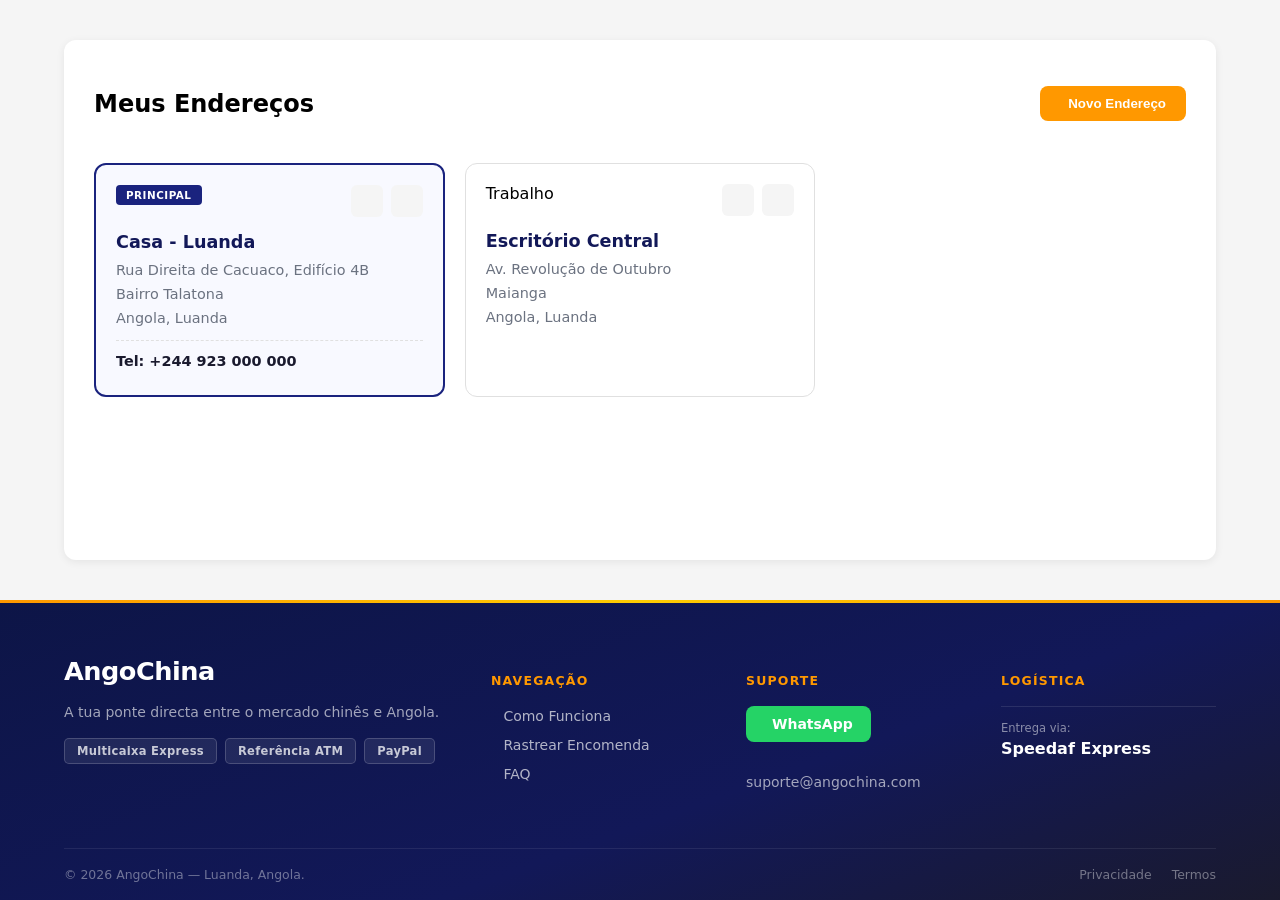
<file: src/Frontend/Pages/enderecos.html>
<!doctype html>
<html lang="en">
  <head>
    <meta charset="UTF-8" />
    <meta name="viewport" content="width=device-width, initial-scale=1.0" />
    <title>Document</title>
    <link rel="stylesheet" href="../assets/css/enderecos.css" />
    <link rel="stylesheet" href="../assets/css/footer.css" />
  </head>
  <body>
    <div class="content-card">
      <div class="header-with-action">
        <h2>Meus Endereços</h2>
        <button class="btn-add-address">
          <i class="bi bi-plus-lg"></i> Novo Endereço
        </button>
      </div>

      <div class="address-grid">
        <div class="address-card active">
          <div class="address-header">
            <span class="tag-default">Principal</span>
            <div class="address-actions">
              <button title="Editar"><i class="bi bi-pencil"></i></button>
              <button title="Eliminar"><i class="bi bi-trash"></i></button>
            </div>
          </div>
          <div class="address-body">
            <strong>Casa - Luanda</strong>
            <p>Rua Direita de Cacuaco, Edifício 4B</p>
            <p>Bairro Talatona</p>
            <p>Angola, Luanda</p>
            <p class="phone-info">Tel: +244 923 000 000</p>
          </div>
        </div>

        <div class="address-card">
          <div class="address-header">
            <span>Trabalho</span>
            <div class="address-actions">
              <button title="Editar"><i class="bi bi-pencil"></i></button>
              <button title="Eliminar"><i class="bi bi-trash"></i></button>
            </div>
          </div>
          <div class="address-body">
            <strong>Escritório Central</strong>
            <p>Av. Revolução de Outubro</p>
            <p>Maianga</p>
            <p>Angola, Luanda</p>
          </div>
        </div>
      </div>
    </div>

    <footer class="main-footer">
      <div class="footer-container">
        <div class="footer-col">
          <a href="index.html" class="logo">AngoChina</a>
          <p>A tua ponte directa entre o mercado chinês e Angola.</p>
          <div class="payment-methods">
            <span class="method-tag">Multicaixa Express</span>
            <span class="method-tag">Referência ATM</span>
            <span class="method-tag">PayPal</span>
          </div>
        </div>
        <div class="footer-col">
          <h4>Navegação</h4>
          <ul>
            <li><a href="#">Como Funciona</a></li>
            <li><a href="#">Rastrear Encomenda</a></li>
            <li><a href="#">FAQ</a></li>
          </ul>
        </div>
        <div class="footer-col">
          <h4>Suporte</h4>
          <a
            href="https://wa.me/244900000000"
            class="whatsapp-link"
            target="_blank"
            rel="noopener"
          >
            <i class="bi bi-whatsapp"></i> WhatsApp
          </a>
          <p>suporte@angochina.com</p>
        </div>
        <div class="footer-col">
          <h4>Logística</h4>
          <div class="logistics-partner">
            <small>Entrega via:</small>
            <strong>Speedaf Express</strong>
          </div>
        </div>
      </div>
      <div class="footer-bottom">
        <p>&copy; 2026 AngoChina — Luanda, Angola.</p>
        <div class="footer-bottom-links">
          <a href="#">Privacidade</a>
          <a href="#">Termos</a>
        </div>
      </div>
    </footer>
  </body>
</html>
</file>
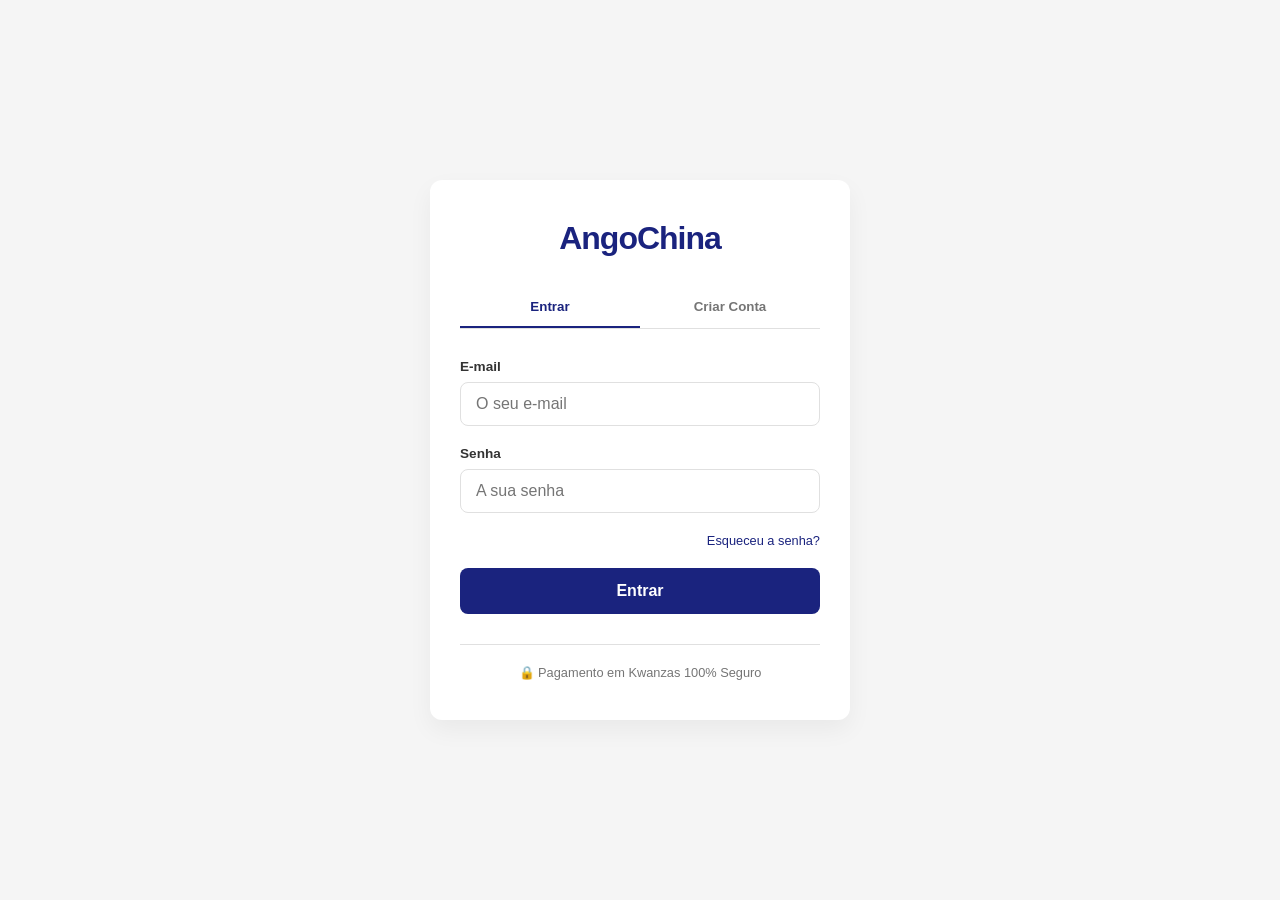
<file: src/Frontend/Pages/login.html>
<!doctype html>
<html lang="pt-AO">
  <head>
    <meta charset="UTF-8" />
    <meta name="viewport" content="width=device-width, initial-scale=1.0" />
    <title>Entrar ou Criar Conta | AngoChina</title>
    <link rel="stylesheet" href="../assets/css/login.css" />
  </head>
  <body>
    <div class="auth-container">
      <div class="auth-header">
        <a href="index.html" class="logo">AngoChina</a>
      </div>

      <div class="tabs">
        <button class="tab-button active" onclick="switchTab(event, 'login')">
          Entrar
        </button>
        <button class="tab-button" onclick="switchTab(event, 'cadastro')">
          Criar Conta
        </button>
      </div>

      <div id="login" class="tab-content active">
        <form action="/login" method="POST">
          <div class="form-group">
            <label for="login-email">E-mail</label>
            <input
              type="email"
              id="login-email"
              name="email"
              placeholder="O seu e-mail"
              required
            />
          </div>

          <div class="form-group">
            <label for="login-password">Senha</label>
            <input
              type="password"
              id="login-password"
              name="password"
              placeholder="A sua senha"
              required
            />
          </div>

          <a href="#" class="forgot-password">Esqueceu a senha?</a>
          <button type="submit" class="btn-submit">Entrar</button>
        </form>
      </div>

      <div id="cadastro" class="tab-content">
        <form action="/register" method="POST">
          <div class="form-group">
            <label for="cadastro-name">Nome Completo</label>
            <input
              type="text"
              id="cadastro-name"
              name="name"
              placeholder="Como no seu BI"
              required
            />
          </div>

          <div class="form-group">
            <label for="cadastro-email">E-mail</label>
            <input
              type="email"
              id="cadastro-email"
              name="email"
              placeholder="O seu e-mail"
              required
            />
          </div>

          <div class="form-group">
            <label for="cadastro-password">Senha</label>
            <input
              type="password"
              id="cadastro-password"
              name="password"
              placeholder="Mínimo 8 caracteres"
              required
              minlength="8"
            />
          </div>
          <small class="helper-text"
            >Dados necessários para a fatura de importação.</small
          >

          <button type="submit" class="btn-submit">Criar Minha Conta</button>
        </form>
      </div>

      <div class="auth-footer">
        <div class="security-note">
          <span>🔒 Pagamento em Kwanzas 100% Seguro</span>
        </div>
      </div>
    </div>

    <script>
      function switchTab(event, tabId) {
        const contents = document.querySelectorAll(".tab-content");
        const buttons = document.querySelectorAll(".tab-button");

        contents.forEach((c) => c.classList.remove("active"));
        buttons.forEach((b) => b.classList.remove("active"));

        document.getElementById(tabId).classList.add("active");
        event.currentTarget.classList.add("active");
      }
    </script>
  </body>
</html>
</file>
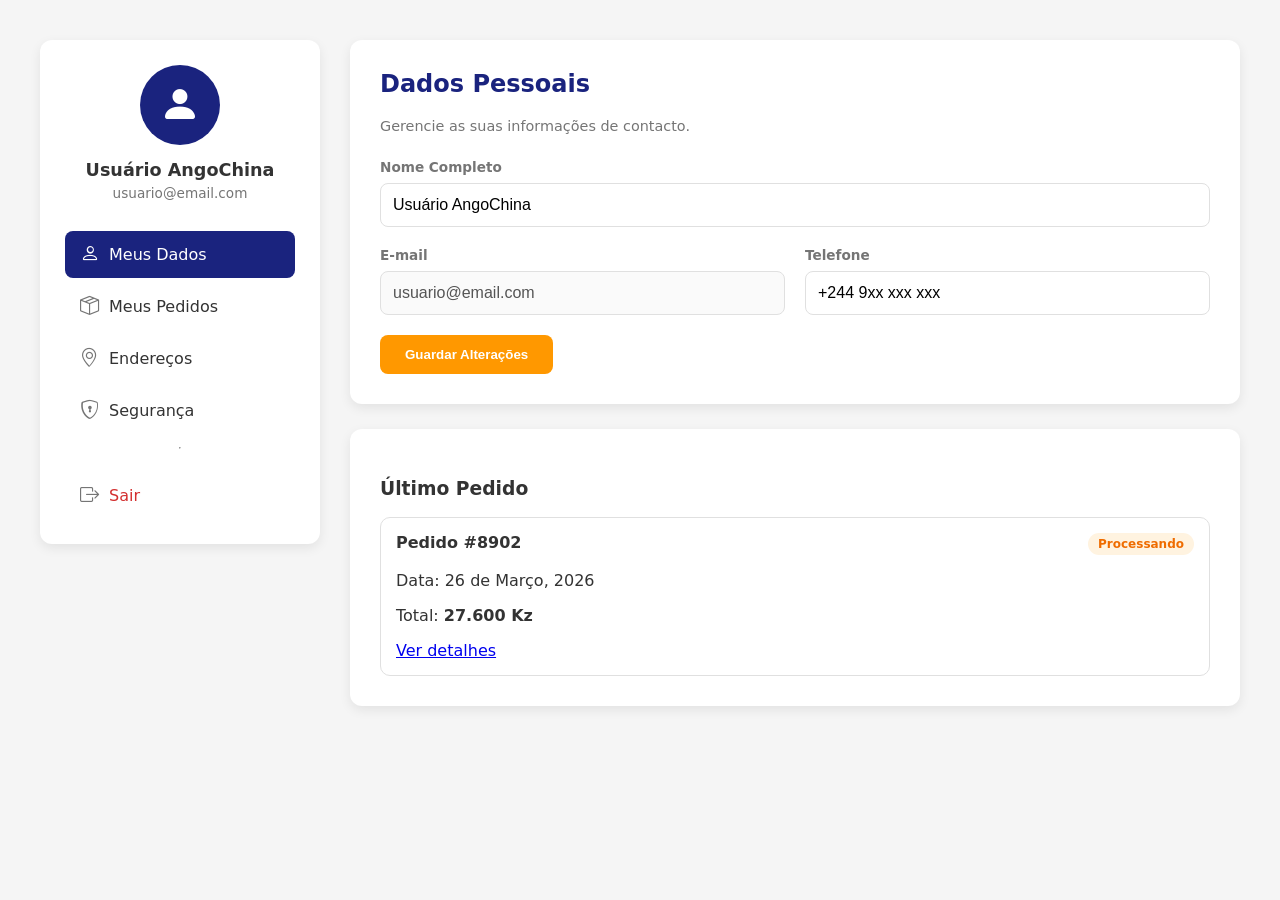
<file: src/Frontend/Pages/perfil.html>
<!doctype html>
<html lang="pt-AO">
  <head>
    <meta charset="UTF-8" />
    <meta name="viewport" content="width=device-width, initial-scale=1.0" />
    <title>Meu Perfil | AngoChina</title>
    <link
      href="https://cdn.jsdelivr.net/npm/bootstrap-icons@1.11.0/font/bootstrap-icons.css"
      rel="stylesheet"
    />
    <link rel="stylesheet" href="../assets/css/perfil.css" />
  </head>
  <body>
    <main class="profile-layout">
      <aside class="profile-sidebar">
        <div class="user-brief">
          <div class="avatar">
            <i class="bi bi-person-fill"></i>
          </div>
          <div class="user-info">
            <h3 id="userName">Usuário AngoChina</h3>
            <p id="userEmail">usuario@email.com</p>
          </div>
        </div>

        <nav class="profile-nav">
          <a href="#" class="nav-item active"
            ><i class="bi bi-person"></i> Meus Dados</a
          >
          <a href="./pedidos.html" class="nav-item"
            ><i class="bi bi-box-seam"></i> Meus Pedidos</a
          >
          <a href="./enderecos.html" class="nav-item"
            ><i class="bi bi-geo-alt"></i> Endereços</a
          >
          <a href="#" class="nav-item"
            ><i class="bi bi-shield-lock"></i> Segurança</a
          >
          <hr />
          <a href="index.html" class="nav-item logout"
            ><i class="bi bi-box-arrow-right"></i> Sair</a
          >
        </nav>
      </aside>

      <section class="profile-content">
        <div class="content-card">
          <h2>Dados Pessoais</h2>
          <p class="section-desc">Gerencie as suas informações de contacto.</p>

          <form class="profile-form">
            <div class="form-group">
              <label>Nome Completo</label>
              <input type="text" value="Usuário AngoChina" />
            </div>

            <div class="form-row">
              <div class="form-group">
                <label>E-mail</label>
                <input type="email" value="usuario@email.com" disabled />
              </div>
              <div class="form-group">
                <label>Telefone</label>
                <input type="tel" value="+244 9xx xxx xxx" />
              </div>
            </div>

            <button type="submit" class="btn-save">Guardar Alterações</button>
          </form>
        </div>

        <div class="content-card">
          <h3>Último Pedido</h3>
          <div class="order-summary-card">
            <div class="order-header">
              <span>Pedido #8902</span>
              <span class="status-tag processando">Processando</span>
            </div>
            <div class="order-details">
              <p>Data: 26 de Março, 2026</p>
              <p>Total: <strong>27.600 Kz</strong></p>
            </div>
            <a href="#" class="view-order">Ver detalhes</a>
          </div>
        </div>
      </section>
    </main>
  </body>
</html>
</file>
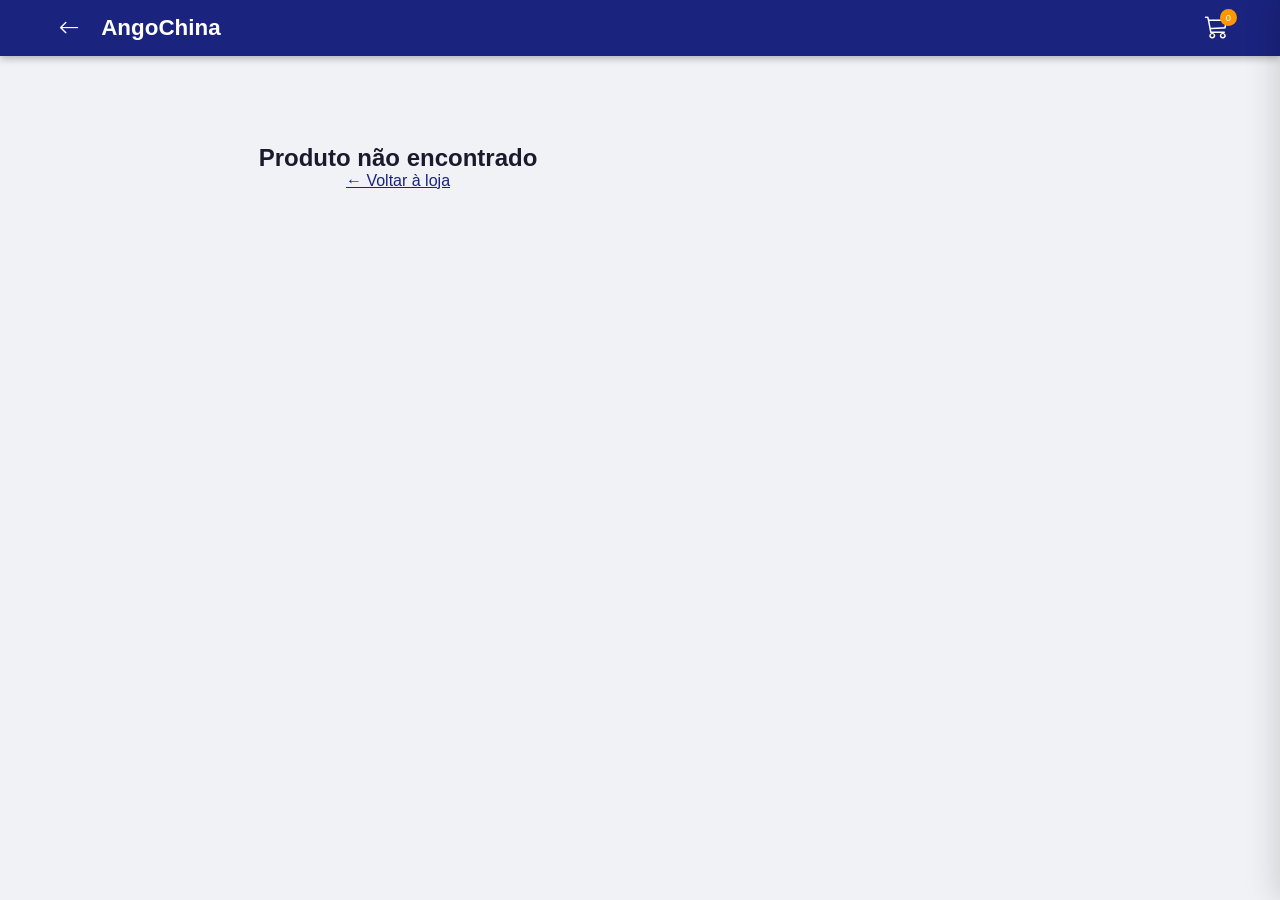
<file: src/Frontend/Pages/produto.html>
<!doctype html>
<html lang="pt-AO">
  <head>
    <meta charset="UTF-8" />
    <meta
      name="viewport"
      content="width=device-width, initial-scale=1.0, maximum-scale=1.0, user-scalable=no"
    />
    <title>AngoChina | Produto</title>
    <link
      href="https://cdn.jsdelivr.net/npm/bootstrap-icons@1.11.0/font/bootstrap-icons.css"
      rel="stylesheet"
    />
    <link rel="stylesheet" href="../assets/css/produto.css" />
    <link rel="stylesheet" href="../assets/css/carrinho.css" />
  </head>
  <body>
    <!-- HEADER -->
    <header class="main-header">
      <div class="header-container">
        <a href="index.html" class="btn-back"
          ><i class="bi bi-arrow-left"></i
        ></a>
        <span class="header-title">Detalhes do Produto</span>
        <a href="index.html" class="logo" style="display: none" id="desktopLogo"
          >AngoChina</a
        >
        <a href="#" class="cart-icon">
          <i class="bi bi-cart3"></i>
          <span class="badge" id="cartCount">0</span>
        </a>
      </div>
    </header>

    <!-- PÁGINA — o JS preenche tudo aqui dentro -->
    <div class="page">
      <!-- COLUNA ESQUERDA: Galeria -->
      <div class="gallery-col">
        <div class="gallery">
          <div class="main-photo">
            <span class="discount-badge" style="display: none"></span>
            <img id="mainImg" src="" alt="" />
          </div>
          <div class="thumbnails" id="thumbnails"></div>
        </div>
      </div>

      <!-- COLUNA DIREITA: Info -->
      <div class="info-col">
        <!-- INFO PRINCIPAL -->
        <div class="info-card">
          <span class="cat-tag"></span>
          <h1 class="product-title"></h1>

          <div class="rating-row">
            <span class="stars"></span>
            <span class="rating-num"></span>
            <span class="reviews-count"></span>
            <span class="sold-tag"></span>
          </div>

          <div class="price-section">
            <div class="price-main">
              <span class="price-kz"></span>
              <span class="price-usd"></span>
              <span class="price-original" style="display: none"></span>
            </div>
            <p class="price-note">
              <i class="bi bi-info-circle"></i> Câmbio: $1 = 920 Kz · Taxas e
              importação incluídas
            </p>
          </div>

          <!-- Botões Desktop -->
          <div class="desktop-actions">
            <button class="btn-cart" onclick="addToCart()">
              <i class="bi bi-bag-plus"></i> Carrinho
            </button>
            <button
              class="btn-buy"
              onclick="showToast('A redirecionar para pagamento...')"
            >
              <i class="bi bi-lightning-fill"></i> Comprar Agora
            </button>
          </div>
        </div>

        <!-- VARIANTES — o JS preenche conforme o produto -->
        <div class="variants-card"></div>

        <div class="shipping-card">
          <div class="shipping-row">
            <i class="bi bi-truck shipping-icon"></i>
            <div class="shipping-text">
              <strong>Entrega via Speedaf Express</strong>
              <span>15 a 30 dias úteis · Guangzhou → Luanda</span>
            </div>
          </div>
          <div class="shipping-row">
            <i class="bi bi-shield-check shipping-icon"></i>
            <div class="shipping-text">
              <strong>Compra Protegida</strong>
              <span>Reembolso garantido se o produto não chegar</span>
            </div>
          </div>
          <div class="shipping-row">
            <i class="bi bi-arrow-repeat shipping-icon"></i>
            <div class="shipping-text">
              <strong>Devolução em 7 dias</strong>
              <span>Produto com defeito? Substituímos sem custo</span>
            </div>
          </div>
        </div>

        <div class="desc-card">
          <h2 class="desc-title specs-title">Especificações</h2>
          <div class="specs-grid"></div>
          <h2 class="desc-title">Descrição</h2>
          <div class="desc-text"></div>
        </div>
      </div>
    </div>

    <div class="bottom-bar">
      <div class="bottom-bar-inner">
        <button class="btn-cart" onclick="addToCart()">
          <i class="bi bi-bag-plus"></i> Carrinho
        </button>
        <button
          class="btn-buy"
          onclick="showToast('A redirecionar para pagamento...')"
        >
          <i class="bi bi-lightning-fill"></i> Comprar Agora
        </button>
      </div>
    </div>

    <div class="toast" id="toast"></div>

    <script
      type="module"
      src="../../utils/Renderizacao/Produtos/index.js"
    ></script>
    <script
      type="module"
      src="../../utils/Renderizacao/Carrinho/carrinho.js"
    ></script>
  </body>
</html>
</file>
<file: src/Frontend/assets/css/enderecos.css>
/* ============================================================
   ESTILOS COMPLEMENTARES: PERFIL (ENDEREÇOS E PEDIDOS)
   ============================================================ */

:root {
  --primary: #1a237e;
  --primary-dark: #121858;
  --accent: #ff9800;
  --bg-gray: #f5f5f5;
  --white: #ffffff;
  --border: #e0e0e0;
  --text: #333;
  --text-light: #757575;
  --shadow-sm: 0 2px 8px rgba(0, 0, 0, 0.05);
  --shadow-md: 0 4px 12px rgba(0, 0, 0, 0.08);
}

/* ============================================================
   CORREÇÃO GLOBAL DE LAYOUT (FLEXBOX PARA STICKY FOOTER)
   ============================================================ */
html,
body {
  margin: 0;
  padding: 0;
  min-height: 100vh; /* O body ocupa pelo menos 100% da altura do ecrã */
  display: flex;
  flex-direction: column; /* Organiza os elementos verticalmente */
  background-color: var(--bg-gray, #f5f5f5);
  font-family:
    system-ui,
    -apple-system,
    sans-serif;
  overflow-x: hidden;
  width: 100%;
}

.content-card {
  flex: 1; /* Isto é a magia: ocupa todo o espaço vertical disponível */
  margin: 40px auto; /* Centraliza horizontalmente e dá margem no topo/base */
  width: 90%;
  max-width: 1200px; /* Evita que estique demasiado em ecrãs grandes */
  box-sizing: border-box;

  /* Mantendo os seus estilos actuais para o cartão em si */
  background: var(--white, #ffffff);
  border-radius: 12px;
  padding: 30px;
  box-shadow: var(--shadow-sm, 0 2px 8px rgba(0, 0, 0, 0.05));
}

/* --- CABEÇALHO E ACÇÕES COMUNS --- */
.header-with-action {
  display: flex;
  justify-content: space-between;
  align-items: center;
  margin-bottom: 25px;
  gap: 15px;
}

.count-tag {
  font-size: 0.85rem;
  color: var(--text-light);
  background: #eee;
  padding: 4px 10px;
  border-radius: 20px;
}

/* --- GESTÃO DE ENDEREÇOS --- */
.btn-add-address {
  background: var(--accent);
  color: white;
  border: none;
  padding: 10px 20px;
  border-radius: 8px;
  cursor: pointer;
  font-weight: bold;
  display: flex;
  align-items: center;
  gap: 8px;
  transition: all 0.2s ease;
  white-space: nowrap;
}

.btn-add-address:hover {
  background: #e68a00;
  box-shadow: 0 4px 12px rgba(255, 152, 0, 0.3);
  transform: translateY(-1px);
}

.address-grid {
  display: grid;
  grid-template-columns: repeat(auto-fill, minmax(300px, 1fr));
  gap: 20px;
}

.address-card {
  background: var(--white);
  border: 1px solid var(--border);
  border-radius: 12px;
  padding: 20px;
  transition: all 0.3s ease;
  position: relative;
  display: flex;
  flex-direction: column;
}

.address-card:hover {
  border-color: var(--primary);
  box-shadow: var(--shadow-md);
}

.address-card.active {
  border: 2px solid var(--primary);
  background: #f8f9ff;
}

.address-header {
  display: flex;
  justify-content: space-between;
  align-items: flex-start;
  margin-bottom: 15px;
}

.tag-default {
  background: var(--primary);
  color: white;
  font-size: 0.65rem;
  padding: 4px 10px;
  border-radius: 4px;
  text-transform: uppercase;
  letter-spacing: 0.5px;
  font-weight: bold;
}

.address-actions {
  display: flex;
  gap: 8px;
}

.address-actions button {
  background: #f5f5f5;
  border: none;
  color: var(--text-light);
  width: 32px;
  height: 32px;
  border-radius: 6px;
  cursor: pointer;
  display: flex;
  align-items: center;
  justify-content: center;
  transition: 0.2s;
}

.address-actions button:hover {
  background: var(--primary);
  color: white;
}

.address-actions button.delete:hover {
  background: #ffebee;
  color: #d32f2f;
}

.address-body strong {
  display: block;
  margin-bottom: 8px;
  font-size: 1.1rem;
  color: var(--primary-dark);
}

.address-body p {
  margin: 4px 0;
  font-size: 0.9rem;
  color: var(--text-light);
  line-height: 1.4;
}

.phone-info {
  margin-top: 12px !important;
  padding-top: 10px;
  border-top: 1px dashed var(--border);
  font-weight: 600;
  color: var(--text) !important;
}

/* --- LISTAGEM DE PEDIDOS (NOVO) --- */
.orders-list {
  display: flex;
  flex-direction: column;
  gap: 15px;
}

.order-item-card {
  display: grid;
  grid-template-columns: 100px 1fr 130px 110px 120px;
  align-items: center;
  gap: 15px;
  padding: 15px;
  border: 1px solid var(--border);
  border-radius: 10px;
  background: var(--white);
  transition: 0.2s;
}

.order-item-card:hover {
  border-color: var(--primary);
}

.order-main-info .order-id {
  font-weight: bold;
  color: var(--primary);
  display: block;
}

.order-main-info .order-date {
  font-size: 0.8rem;
  color: var(--text-light);
}

.order-products-preview {
  display: flex;
  align-items: center;
  gap: 12px;
}

.order-products-preview img {
  width: 45px;
  height: 45px;
  object-fit: cover;
  border-radius: 6px;
  border: 1px solid var(--border);
}

.order-products-preview p {
  margin: 0;
  font-size: 0.9rem;
  font-weight: 500;
}

/* Badges de Status */
.status-badge {
  padding: 6px 12px;
  border-radius: 20px;
  font-size: 0.75rem;
  font-weight: bold;
  text-align: center;
}

.status-badge.processing {
  background: #fff3e0;
  color: #ef6c00;
}
.status-badge.delivered {
  background: #e8f5e9;
  color: #2e7d32;
}

.btn-outline-sm {
  background: transparent;
  border: 1.5px solid var(--primary);
  color: var(--primary);
  padding: 8px 15px;
  border-radius: 8px;
  cursor: pointer;
  font-size: 0.8rem;
  font-weight: bold;
  transition: 0.2s;
}

.btn-outline-sm:hover {
  background: var(--primary);
  color: white;
}

/* ============================================================
   RESPONSIVIDADE (MEDIA QUERIES)
   ============================================================ */

/* TABLETS */
@media (max-width: 992px) {
  .order-products-preview {
    grid-column: span 2;
    padding: 10px 0;
    border-top: 1px solid #f0f0f0;
    border-bottom: 1px solid #f0f0f0;
  }
}

/* SMARTPHONES */
@media (max-width: 600px) {
  .header-with-action {
    flex-direction: column;
    align-items: flex-start;
  }

  .btn-add-address {
    width: 100%;
    justify-content: center;
  }

  .order-item-card {
    grid-template-columns: 1fr;
    text-align: center;
  }

  .order-products-preview {
    flex-direction: column;
    grid-column: span 1;
  }

  .address-grid {
    grid-template-columns: 1fr;
  }
}
</file>
<file: src/Frontend/assets/css/footer.css>
/* ============================================================
   AngoChina — footer.css  (Versão melhorada)
   ============================================================ */
:root {
  --primary: #1a237e;
  --primary-dark: #121858;
  --accent: #ff9800;
  --accent-dark: #e65100;
  --bg: #f0f2f5;
  --white: #ffffff;
  --border: #e0e0e0;
  --text: #1a1a2e;
  --text-light: #6b7280;
  --shadow-sm: 0 2px 8px rgba(0, 0, 0, 0.07);
  --shadow: 0 4px 20px rgba(0, 0, 0, 0.11);
  --radius: 14px;
}

.main-footer {
  background: linear-gradient(
    160deg,
    #0d1547 0%,
    var(--primary-dark) 60%,
    #1a1a2e 100%
  );
  color: rgba(255, 255, 255, 0.82);
  padding: 56px 5% 0;
  margin-top: auto;
  width: 100%;
  position: relative;
  overflow: hidden;
  box-sizing: border-box;
}

/* Detalhe decorativo subtil */
.main-footer::before {
  content: "";
  position: absolute;
  top: 0;
  left: 0;
  right: 0;
  height: 3px;
  background: linear-gradient(90deg, var(--accent), #ffcc02, var(--accent));
}

/* ---- Grid de colunas ---- */
.footer-container {
  display: grid;
  grid-template-columns: 1.8fr 1fr 1fr 1fr;
  gap: 40px;
  max-width: 1400px;
  margin: 0 auto;
  padding-bottom: 40px;
}

/* ---- Coluna genérica ---- */
.footer-col h4 {
  font-size: 0.78rem;
  font-weight: 700;
  text-transform: uppercase;
  letter-spacing: 1.2px;
  color: var(--accent);
  margin-bottom: 18px;
}

.footer-col p {
  font-size: 0.875rem;
  line-height: 1.75;
  opacity: 0.75;
  margin-bottom: 14px;
}

/* ---- Coluna da Marca ---- */
.footer-col .logo {
  font-size: 1.6rem;
  font-weight: 900;
  color: var(--white);
  text-decoration: none;
  display: block;
  margin-bottom: 14px;
  letter-spacing: -0.5px;
}

/* ---- Listas de links ---- */
.footer-col ul {
  list-style: none;
  padding: 0;
  margin: 0;
}

.footer-col ul li {
  margin-bottom: 10px;
}

.footer-col ul li a {
  color: rgba(255, 255, 255, 0.68);
  text-decoration: none;
  font-size: 0.875rem;
  display: inline-flex;
  align-items: center;
  gap: 6px;
  transition:
    color 0.2s,
    gap 0.2s;
}

.footer-col ul li a::before {
  content: "›";
  color: var(--accent);
  font-size: 1rem;
  line-height: 1;
  opacity: 0;
  transition: opacity 0.2s;
}

.footer-col ul li a:hover {
  color: var(--white);
  gap: 10px;
}

.footer-col ul li a:hover::before {
  opacity: 1;
}

/* ---- Botão WhatsApp ---- */
.whatsapp-link {
  display: inline-flex;
  align-items: center;
  justify-content: center; /* Centraliza o conteúdo se ele esticar */
  gap: 8px;
  background: #25d366;
  color: #fff !important;
  padding: 10px 18px;
  border-radius: 8px;
  text-decoration: none;
  font-weight: 700;
  font-size: 0.875rem;
  margin-bottom: 14px;
  transition:
    background 0.2s,
    transform 0.15s;
  opacity: 1 !important;

  /* CORREÇÕES DE ADAPTAÇÃO */
  max-width: 100%; /* Nunca sai do limite da coluna */
  box-sizing: border-box; /* Padding não aumenta a largura total */
  width: auto; /* No desktop mantém o tamanho do texto */
}

.whatsapp-link:hover {
  background: #1ebe5d;
  transform: translateY(-2px);
}

/* ---- Tags de pagamento ---- */
.payment-methods {
  display: flex;
  flex-wrap: wrap;
  gap: 8px;
  margin-bottom: 18px;
}

.method-tag {
  background: rgba(255, 255, 255, 0.08);
  border: 1px solid rgba(255, 255, 255, 0.18);
  color: rgba(255, 255, 255, 0.75);
  padding: 5px 12px;
  border-radius: 5px;
  font-size: 0.72rem;
  font-weight: 600;
  letter-spacing: 0.3px;
  transition: background 0.2s;
}

.method-tag:hover {
  background: rgba(255, 255, 255, 0.14);
}

/* ---- Parceiro Logístico ---- */
.logistics-partner {
  border-top: 1px solid rgba(255, 255, 255, 0.1);
  padding-top: 14px;
  margin-top: 6px;
}

.logistics-partner small {
  font-size: 0.72rem;
  color: rgba(255, 255, 255, 0.5);
  display: block;
  margin-bottom: 4px;
}

.logistics-partner strong {
  font-size: 1rem;
  color: var(--white);
  display: block;
}

/* ---- Rodapé final ---- */
.footer-bottom {
  border-top: 1px solid rgba(255, 255, 255, 0.08);
  max-width: 1400px;
  margin: 0 auto;
  padding: 18px 0;
  display: flex;
  align-items: center;
  justify-content: space-between;
  flex-wrap: wrap;
  gap: 10px;
  width: 100%;
  box-sizing: border-box;
}

.footer-bottom p {
  font-size: 0.78rem;
  color: rgba(255, 255, 255, 0.4);
  margin: 0;
}

.footer-bottom-links {
  display: flex;
  gap: 20px;
}

.footer-bottom-links a {
  font-size: 0.78rem;
  color: rgba(255, 255, 255, 0.4);
  text-decoration: none;
  transition: color 0.2s;
}

.footer-bottom-links a:hover {
  color: var(--accent);
}

/* ============================================================
   RESPONSIVIDADE
   ============================================================ */

/* Tablet */
@media (max-width: 1024px) {
  .footer-container {
    grid-template-columns: 1fr 1fr;
    gap: 30px;
  }
}

/* Mobile */
@media (max-width: 600px) {
  .main-footer {
    padding: 40px 5% 0;
    margin-top: 30px;
  }

  .footer-container {
    grid-template-columns: 1fr 1fr;
    gap: 28px 20px;
  }

  /* Coluna da marca ocupa largura total no mobile */
  .footer-col:first-child {
    grid-column: 1 / -1;
  }

  .footer-col .logo {
    font-size: 1.35rem;
  }

  .whatsapp-link {
    display: flex;
    width: 100%;
    box-sizing: border-box;
    justify-content: center;
    padding: 12px 18px;
    margin-right: 0;
    margin-left: 0;
  }

  .footer-col {
    width: 100%;
    box-sizing: border-box;
  }

  .payment-methods {
    justify-content: flex-start;
  }

  .footer-bottom {
    flex-direction: column;
    align-items: center;
    text-align: center;
    gap: 8px;
    padding: 16px 0;
  }

  .footer-bottom-links {
    gap: 14px;
    justify-content: center;
  }
}

/* Telemóvel muito pequeno */
@media (max-width: 380px) {
  .footer-container {
    grid-template-columns: 1fr;
  }
}
</file>
<file: src/Frontend/assets/css/login.css>
/* Variáveis para facilitar mudanças globais */
:root {
  --primary: #1a237e;
  --primary-dark: #121858;
  --accent: #ff9800;
  --bg-gray: #f5f5f5;
  --white: #ffffff;
  --border: #e0e0e0;
  --text: #333;
  --text-light: #757575;
}

* {
  margin: 0;
  padding: 0;
  box-sizing: border-box;
  font-family:
    "Inter",
    -apple-system,
    sans-serif;
}

body {
  background-color: var(--bg-gray);
  display: flex;
  justify-content: center;
  align-items: center;
  min-height: 100vh;
}

.auth-container {
  background: var(--white);
  width: 90%;
  max-width: 420px;
  padding: 40px 30px;
  border-radius: 12px;
  box-shadow: 0 10px 25px rgba(0, 0, 0, 0.05);
}

.auth-header {
  text-align: center;
  margin-bottom: 30px;
}

.logo {
  font-size: 2rem;
  font-weight: 800;
  color: var(--primary);
  text-decoration: none;
  letter-spacing: -1px;
}

/* Tabs */
.tabs {
  display: flex;
  margin-bottom: 30px;
  border-bottom: 1px solid var(--border);
}

.tab-button {
  flex: 1;
  padding: 12px;
  background: none;
  border: none;
  cursor: pointer;
  font-weight: 600;
  color: var(--text-light);
  border-bottom: 2px solid transparent;
  transition: 0.2s;
}

.tab-button.active {
  color: var(--primary);
  border-bottom: 2px solid var(--primary);
}

/* Form */
.tab-content {
  display: none;
}
.tab-content.active {
  display: block;
}

.form-group {
  margin-bottom: 20px;
}

label {
  display: block;
  margin-bottom: 8px;
  font-size: 0.85rem;
  font-weight: 600;
  color: var(--text);
}

input {
  width: 100%;
  padding: 12px 15px;
  border: 1px solid var(--border);
  border-radius: 8px;
  font-size: 1rem;
}

input:focus {
  outline: none;
  border-color: var(--primary);
  box-shadow: 0 0 0 3px rgba(26, 35, 126, 0.1);
}

.helper-text {
  display: block;
  font-size: 0.75rem;
  color: var(--text-light);
  margin: -15px 0 20px 0;
}

.forgot-password {
  display: block;
  text-align: right;
  font-size: 0.8rem;
  color: var(--primary);
  text-decoration: none;
  margin-bottom: 20px;
}

.btn-submit {
  width: 100%;
  padding: 14px;
  background: var(--primary);
  color: white;
  border: none;
  border-radius: 8px;
  font-size: 1rem;
  font-weight: 700;
  cursor: pointer;
  transition: 0.3s;
}

.btn-submit:hover {
  background: var(--primary-dark);
}

.auth-footer {
  margin-top: 30px;
  padding-top: 20px;
  border-top: 1px solid var(--border);
  text-align: center;
  font-size: 0.8rem;
  color: var(--text-light);
}
</file>
<file: src/Frontend/assets/css/perfil.css>
:root {
  --primary: #1a237e;
  --primary-dark: #121858;
  --accent: #ff9800;
  --bg-gray: #f5f5f5;
  --white: #ffffff;
  --border: #e0e0e0;
  --text: #333;
  --text-light: #757575;
  --shadow: 0 4px 12px rgba(0, 0, 0, 0.08);
}

body {
  background-color: var(--bg-gray);
  font-family: "Segoe UI", system-ui, sans-serif;
  color: var(--text);
  margin: 0;
}

.profile-layout {
  display: grid;
  grid-template-columns: 280px 1fr;
  gap: 30px;
  max-width: 1200px;
  margin: 40px auto;
  padding: 0 20px;
}

/* SIDEBAR */
.profile-sidebar {
  background: var(--white);
  border-radius: 12px;
  padding: 25px;
  box-shadow: var(--shadow);
  height: fit-content;
}

.user-brief {
  text-align: center;
  margin-bottom: 30px;
}

.avatar {
  width: 80px;
  height: 80px;
  background: var(--primary);
  color: var(--white);
  border-radius: 50%;
  display: flex;
  align-items: center;
  justify-content: center;
  font-size: 2.5rem;
  margin: 0 auto 15px;
}

.user-info h3 {
  font-size: 1.1rem;
  margin: 0;
}
.user-info p {
  font-size: 0.85rem;
  color: var(--text-light);
  margin: 5px 0 0;
}

.profile-nav {
  display: flex;
  flex-direction: column;
  gap: 5px;
}

.nav-item {
  padding: 12px 15px;
  text-decoration: none;
  color: var(--text);
  border-radius: 8px;
  transition: 0.2s;
  display: flex;
  align-items: center;
  gap: 10px;
}

.nav-item i {
  font-size: 1.2rem;
  color: var(--text-light);
}
.nav-item:hover {
  background: #f0f2ff;
  color: var(--primary);
}
.nav-item.active {
  background: var(--primary);
  color: var(--white);
}
.nav-item.active i {
  color: var(--white);
}
.nav-item.logout {
  color: #d32f2f;
  margin-top: 10px;
}

/* CONTEÚDO */
.content-card {
  background: var(--white);
  border-radius: 12px;
  padding: 30px;
  box-shadow: var(--shadow);
  margin-bottom: 25px;
}

.content-card h2 {
  margin-top: 0;
  color: var(--primary);
}
.section-desc {
  color: var(--text-light);
  font-size: 0.9rem;
  margin-bottom: 25px;
}

/* FORMULÁRIO */
.form-group {
  margin-bottom: 20px;
  flex: 1;
}
.form-row {
  display: flex;
  gap: 20px;
}
label {
  display: block;
  font-size: 0.85rem;
  font-weight: 600;
  margin-bottom: 8px;
  color: var(--text-light);
}

input {
  width: 100%;
  padding: 12px;
  border: 1px solid var(--border);
  border-radius: 8px;
  box-sizing: border-box;
  font-size: 1rem;
}

input:focus {
  outline: none;
  border-color: var(--primary);
  box-shadow: 0 0 0 3px rgba(26, 35, 126, 0.1);
}
input:disabled {
  background: #fafafa;
  cursor: not-allowed;
}

.btn-save {
  background: var(--accent);
  color: var(--white);
  border: none;
  padding: 12px 25px;
  border-radius: 8px;
  font-weight: bold;
  cursor: pointer;
  transition: 0.2s;
}

.btn-save:hover {
  background: #e68a00;
  transform: translateY(-1px);
}

/* CARD DE PEDIDO */
.order-summary-card {
  border: 1px solid var(--border);
  border-radius: 10px;
  padding: 15px;
}

.order-header {
  display: flex;
  justify-content: space-between;
  margin-bottom: 10px;
  font-weight: bold;
}
.status-tag {
  padding: 4px 10px;
  border-radius: 20px;
  font-size: 0.75rem;
}
.status-tag.processando {
  background: #fff3e0;
  color: #ef6c00;
}

@media (max-width: 768px) {
  .profile-layout {
    grid-template-columns: 1fr;
  }
  .form-row {
    flex-direction: column;
    gap: 0;
  }
}
</file>
<file: src/Frontend/assets/css/produto.css>
:root {
  --primary: #1a237e;
  --primary-dark: #121858;
  --accent: #ff9800;
  --accent-dark: #e65100;
  --bg: #f0f2f5;
  --white: #ffffff;
  --border: #e0e0e0;
  --text: #1a1a2e;
  --text-light: #6b7280;
  --shadow-sm: 0 2px 8px rgba(0, 0, 0, 0.07);
  --shadow: 0 4px 20px rgba(0, 0, 0, 0.11);
  --radius: 14px;
}

*,
*::before,
*::after {
  margin: 0;
  padding: 0;
  box-sizing: border-box;
  font-family: "Segoe UI", Tahoma, Geneva, Verdana, sans-serif;
}

html,
body {
  max-width: 100vw;
  overflow-x: hidden;
  background: var(--bg);
  color: var(--text);
}

.main-header {
  padding: 0;
}

.main-header {
  background: var(--primary);
  padding: 10px 4%;
  position: sticky;
  top: 0;
  z-index: 200;
  box-shadow: 0 2px 8px rgba(0, 0, 0, 0.3);
}

.header-container {
  display: flex;
  align-items: center;
  gap: 14px;
}

/* Seta — visível sempre, o JS não toca mais nela */
.btn-back {
  color: white;
  font-size: 1.3rem;
  text-decoration: none;
  flex-shrink: 0;
  display: flex;
  align-items: center;
  justify-content: center;
  width: 36px;
  height: 36px;
  border-radius: 50%;
  transition: background 0.18s;
}

.btn-back:hover {
  background: rgba(255, 255, 255, 0.15);
}

/* Título do header ocupa o espaço do meio */
.header-title {
  flex: 1;
  color: white;
  font-size: 0.95rem;
  font-weight: 700;
  white-space: nowrap;
  overflow: hidden;
  text-overflow: ellipsis;
}

/* Logo desktop — substitui o título no desktop */
.logo {
  font-size: 1.4rem;
  font-weight: 900;
  color: white;
  text-decoration: none;
  white-space: nowrap;
  flex: 1; /* ocupa o mesmo espaço que o header-title */
}

.cart-icon {
  color: white;
  font-size: 1.5rem;
  text-decoration: none;
  position: relative;
  flex-shrink: 0;
}

.cart-icon .badge {
  position: absolute;
  top: -5px;
  right: -8px;
  background: var(--accent);
  color: white;
  font-size: 0.58rem;
  min-width: 17px;
  height: 17px;
  border-radius: 9px;
  display: flex;
  align-items: center;
  justify-content: center;
}

/* ── PAGE LAYOUT ── */
.page {
  max-width: 1400px;
  margin: 0 auto;
  padding: 20px 4% 100px;
}

/* ── GALERIA ── */
.gallery {
  background: var(--white);
  border-radius: var(--radius);
  overflow: hidden;
  box-shadow: var(--shadow-sm);
  margin-bottom: 14px;
}

.main-photo {
  position: relative;
  width: 100%;
  aspect-ratio: 1 / 1;
  background: #f8f9fa;
  display: flex;
  align-items: center;
  justify-content: center;
  overflow: hidden;
}

.main-photo img {
  width: 100%;
  height: 100%;
  object-fit: contain;
  padding: 20px;
  transition: transform 0.4s ease;
}

.main-photo:hover img {
  transform: scale(1.05);
}

.discount-badge {
  position: absolute;
  top: 14px;
  left: 14px;
  background: #e53935;
  color: white;
  font-size: 0.72rem;
  font-weight: 800;
  padding: 4px 10px;
  border-radius: 30px;
}

.thumbnails {
  display: flex;
  gap: 8px;
  padding: 12px;
  overflow-x: auto;
  scrollbar-width: none;
}
.thumbnails::-webkit-scrollbar {
  display: none;
}

.thumb {
  flex: 0 0 64px;
  height: 64px;
  border-radius: 8px;
  border: 2px solid var(--border);
  overflow: hidden;
  cursor: pointer;
  transition: border-color 0.2s;
  background: #f8f9fa;
}

.thumb.active {
  border-color: var(--primary);
}

.thumb img {
  width: 100%;
  height: 100%;
  object-fit: contain;
  padding: 4px;
}

/* ── INFO CARD ── */
.info-card {
  background: var(--white);
  border-radius: var(--radius);
  padding: 18px;
  box-shadow: var(--shadow-sm);
  margin-bottom: 14px;
}

.cat-tag {
  display: inline-block;
  font-size: 0.68rem;
  font-weight: 800;
  color: var(--accent-dark);
  background: rgba(255, 152, 0, 0.1);
  border-radius: 30px;
  padding: 3px 12px;
  text-transform: uppercase;
  letter-spacing: 0.5px;
  margin-bottom: 10px;
}

.product-title {
  font-size: 1.15rem;
  font-weight: 800;
  line-height: 1.35;
  color: var(--text);
  margin-bottom: 10px;
}

.rating-row {
  display: flex;
  align-items: center;
  gap: 10px;
  margin-bottom: 14px;
  flex-wrap: wrap;
}

.stars {
  color: var(--accent);
  font-size: 0.85rem;
}
.rating-num {
  font-size: 0.82rem;
  font-weight: 700;
}
.reviews-count {
  font-size: 0.78rem;
  color: var(--text-light);
}

.sold-tag {
  font-size: 0.72rem;
  color: var(--text-light);
  background: var(--bg);
  padding: 3px 10px;
  border-radius: 20px;
}

.price-section {
  background: linear-gradient(135deg, #f0f4ff 0%, #e8edff 100%);
  border-radius: 10px;
  padding: 14px 16px;
  margin-bottom: 16px;
}

.price-main {
  display: flex;
  align-items: baseline;
  gap: 10px;
  flex-wrap: wrap;
}

.price-kz {
  font-size: 1.8rem;
  font-weight: 900;
  color: var(--primary);
  line-height: 1;
}
.price-usd {
  font-size: 0.9rem;
  color: var(--text-light);
}
.price-original {
  font-size: 0.82rem;
  color: #999;
  text-decoration: line-through;
}
.price-note {
  font-size: 0.72rem;
  color: var(--text-light);
  margin-top: 6px;
}

/* ── VARIANTES ── */
.variants-card {
  background: var(--white);
  border-radius: var(--radius);
  padding: 18px;
  box-shadow: var(--shadow-sm);
  margin-bottom: 14px;
}

.section-label {
  font-size: 0.78rem;
  font-weight: 800;
  text-transform: uppercase;
  letter-spacing: 0.8px;
  color: var(--text-light);
  margin-bottom: 12px;
}

.variant-options {
  display: flex;
  flex-wrap: wrap;
  gap: 8px;
  margin-bottom: 16px;
}

.variant-btn {
  padding: 7px 16px;
  border-radius: 8px;
  border: 1.5px solid var(--border);
  background: var(--white);
  font-size: 0.82rem;
  font-weight: 600;
  color: var(--text);
  cursor: pointer;
  transition: all 0.18s;
}

.variant-btn.active {
  border-color: var(--primary);
  background: #eef0ff;
  color: var(--primary);
}

.color-options {
  display: flex;
  gap: 10px;
  flex-wrap: wrap;
  margin-bottom: 16px;
}

.color-btn {
  width: 34px;
  height: 34px;
  border-radius: 50%;
  border: 3px solid transparent;
  cursor: pointer;
  transition: all 0.18s;
}

.color-btn.active {
  box-shadow:
    0 0 0 2px white,
    0 0 0 4px var(--primary);
}

/* Quantidade */
.qty-row {
  display: flex;
  align-items: center;
}

.qty-label {
  font-size: 0.82rem;
  font-weight: 700;
  color: var(--text);
  margin-right: 14px;
}

.qty-btn {
  width: 36px;
  height: 36px;
  border: 1.5px solid var(--border);
  background: var(--white);
  font-size: 1.1rem;
  color: var(--text);
  cursor: pointer;
  display: flex;
  align-items: center;
  justify-content: center;
  transition: background 0.15s;
  user-select: none;
}

.qty-btn:first-of-type {
  border-radius: 8px 0 0 8px;
}
.qty-btn:last-of-type {
  border-radius: 0 8px 8px 0;
}
.qty-btn:hover {
  background: var(--bg);
}

.qty-display {
  width: 44px;
  height: 36px;
  border: 1.5px solid var(--border);
  border-left: none;
  border-right: none;
  display: flex;
  align-items: center;
  justify-content: center;
  font-size: 0.95rem;
  font-weight: 700;
}

/* Total */
.total-row {
  display: flex;
  align-items: center;
  justify-content: space-between;
  margin-top: 14px;
  padding-top: 14px;
  border-top: 1px solid var(--border);
}

.total-label {
  font-size: 0.85rem;
  font-weight: 700;
  color: var(--text-light);
}

.total-value {
  font-size: 1.25rem;
  font-weight: 900;
  color: var(--primary);
}

/* ── ENTREGA ── */
.shipping-card {
  background: var(--white);
  border-radius: var(--radius);
  padding: 16px 18px;
  box-shadow: var(--shadow-sm);
  margin-bottom: 14px;
}

.shipping-row {
  display: flex;
  align-items: flex-start;
  gap: 12px;
  padding: 8px 0;
  border-bottom: 1px solid var(--bg);
}

.shipping-row:last-child {
  border-bottom: none;
  padding-bottom: 0;
}
.shipping-row:first-child {
  padding-top: 0;
}

.shipping-icon {
  font-size: 1.1rem;
  color: var(--primary);
  width: 22px;
  flex-shrink: 0;
  margin-top: 1px;
}
.shipping-text strong {
  display: block;
  font-size: 0.85rem;
  color: var(--text);
}
.shipping-text span {
  font-size: 0.77rem;
  color: var(--text-light);
}

/* ── DESCRIÇÃO ── */
.desc-card {
  background: var(--white);
  border-radius: var(--radius);
  padding: 18px;
  box-shadow: var(--shadow-sm);
  margin-bottom: 14px;
}

.desc-title {
  font-size: 1rem;
  font-weight: 800;
  color: var(--text);
  margin-bottom: 14px;
  display: flex;
  align-items: center;
  gap: 8px;
}

.desc-title::after {
  content: "";
  flex: 1;
  height: 2px;
  background: var(--bg);
  border-radius: 2px;
}

.specs-grid {
  display: grid;
  grid-template-columns: 1fr 1fr;
  gap: 0;
  margin-bottom: 16px;
  border-radius: 8px;
  overflow: hidden;
  border: 1px solid var(--border);
}

.spec-item {
  padding: 10px 14px;
  border-bottom: 1px solid var(--border);
  border-right: 1px solid var(--border);
}

.spec-item:nth-child(even) {
  border-right: none;
}
.spec-item:nth-last-child(-n + 2) {
  border-bottom: none;
}

.spec-key {
  font-size: 0.68rem;
  text-transform: uppercase;
  letter-spacing: 0.5px;
  color: var(--text-light);
  margin-bottom: 3px;
}
.spec-val {
  font-size: 0.82rem;
  font-weight: 700;
  color: var(--text);
}

.desc-text {
  font-size: 0.86rem;
  line-height: 1.7;
  color: #4b5563;
}
.desc-text p {
  margin-bottom: 10px;
}
.desc-text p:last-child {
  margin-bottom: 0;
}

/* ── BOTÕES ── */
.btn-cart {
  flex: 1;
  padding: 14px;
  border-radius: 10px;
  border: 2px solid var(--primary);
  background: white;
  color: var(--primary);
  font-size: 0.9rem;
  font-weight: 800;
  cursor: pointer;
  display: flex;
  align-items: center;
  justify-content: center;
  gap: 7px;
  transition: all 0.2s;
}

.btn-cart:hover {
  background: var(--primary);
  color: white;
}

.btn-buy {
  flex: 1.4;
  padding: 14px;
  border-radius: 10px;
  border: none;
  background: var(--accent);
  color: white;
  font-size: 0.9rem;
  font-weight: 800;
  cursor: pointer;
  display: flex;
  align-items: center;
  justify-content: center;
  gap: 7px;
  transition: background 0.2s;
}

.btn-buy:hover {
  background: var(--accent-dark);
}

/* ── BARRA INFERIOR FIXA (mobile) ── */
.bottom-bar {
  position: fixed;
  bottom: 0;
  left: 0;
  right: 0;
  z-index: 300;
  background: var(--white);
  border-top: 1px solid var(--border);
  padding: 12px 4%;
  box-shadow: 0 -4px 20px rgba(0, 0, 0, 0.1);
}

.bottom-bar-inner {
  max-width: 1400px;
  margin: 0 auto;
  display: flex;
  gap: 10px;
}

/* ── TOAST ── */
.toast {
  position: fixed;
  bottom: 90px;
  left: 50%;
  transform: translateX(-50%) translateY(20px);
  background: var(--primary);
  color: white;
  padding: 10px 22px;
  border-radius: 30px;
  font-size: 0.82rem;
  font-weight: 700;
  opacity: 0;
  pointer-events: none;
  transition: all 0.3s ease;
  z-index: 400;
  white-space: nowrap;
}

.toast.show {
  opacity: 1;
  transform: translateX(-50%) translateY(0);
}

/* ============================================================
   RESPONSIVIDADE
   ============================================================ */

/* MOBILE (<=767px): barra inferior + sem botões desktop */
@media (max-width: 767px) {
  .desktop-actions {
    display: none;
  }

  .page {
    padding: 14px 3% 100px;
  }
}

/* DESKTOP (>=768px): layout 2 colunas + botões inline */
@media (min-width: 768px) {
  .page {
    display: grid;
    grid-template-columns: 1fr 420px;
    gap: 24px;
    align-items: start;
    padding-bottom: 40px;
  }

  .gallery-col {
    grid-column: 1;
  }
  .info-col {
    grid-column: 2;
  }

  /* Barra inferior escondida — botões ficam no info-card */
  .bottom-bar {
    display: none;
  }

  .desktop-actions {
    display: flex;
    gap: 10px;
    margin-top: 4px;
  }

  .btn-cart,
  .btn-buy {
    padding: 15px;
    font-size: 0.92rem;
  }

  /* Header desktop: seta vira link "← Loja" com texto */
  .header-title {
    display: none;
  } /* esconde "Detalhes do Produto" */
  #desktopLogo {
    display: block !important;
  } /* mostra AngoChina */
}

/* DESKTOP GRANDE (>=1024px) */
@media (min-width: 1024px) {
  .page {
    grid-template-columns: 1fr 460px;
    padding: 28px 4% 40px;
  }
}
</file>
<file: src/Frontend/assets/css/carrinho.css>
/* ============================================================
   CARRINHO — Overlay / Drawer
   ============================================================ */
:root {
  --primary: #1a237e;
  --primary-dark: #121858;
  --accent: #ff9800;
  --accent-dark: #e65100;
  --bg: #f0f2f5;
  --white: #ffffff;
  --border: #e0e0e0;
  --text: #1a1a2e;
  --text-light: #6b7280;
  --shadow-sm: 0 2px 8px rgba(0, 0, 0, 0.07);
  --shadow: 0 4px 20px rgba(0, 0, 0, 0.11);
  --radius: 14px;
}

.cart-overlay {
  position: fixed;
  inset: 0;
  background: rgba(0, 0, 0, 0.45);
  z-index: 500;
  opacity: 0;
  pointer-events: none;
  transition: opacity 0.3s ease;
}

.cart-overlay.open {
  opacity: 1;
  pointer-events: all;
}

.cart-drawer {
  position: fixed;
  z-index: 501;
  background: var(--bg-gray, #f0f2f5);
  display: flex;
  flex-direction: column;
  transition: transform 0.35s cubic-bezier(0.4, 0, 0.2, 1);
}

@media (min-width: 768px) {
  .cart-drawer {
    top: 0;
    right: 0;
    width: 480px;
    max-width: 95vw;
    height: 100vh;
    transform: translateX(100%);
    box-shadow: -4px 0 30px rgba(0, 0, 0, 0.15);
  }

  .cart-drawer.open {
    transform: translateX(0);
  }
}

@media (max-width: 767px) {
  .cart-drawer {
    bottom: 0;
    left: 0;
    right: 0;
    width: 100%;
    max-height: 92vh;
    border-radius: 20px 20px 0 0;
    transform: translateY(100%);
    box-shadow: 0 -4px 30px rgba(0, 0, 0, 0.15);
  }

  .cart-drawer.open {
    transform: translateY(0);
  }
}

.cart-header {
  background: var(--primary, #1a237e);
  color: white;
  padding: 16px 20px;
  display: flex;
  align-items: center;
  justify-content: space-between;
  flex-shrink: 0;
}

.cart-header h2 {
  font-size: 1.05rem;
  font-weight: 800;
  display: flex;
  align-items: center;
  gap: 10px;
}

.cart-count-badge {
  background: var(--accent, #ff9800);
  color: white;
  font-size: 0.7rem;
  font-weight: 900;
  min-width: 22px;
  height: 22px;
  border-radius: 11px;
  display: inline-flex;
  align-items: center;
  justify-content: center;
  padding: 0 6px;
}

.cart-close {
  background: rgba(255, 255, 255, 0.15);
  border: none;
  color: white;
  font-size: 1.2rem;
  width: 36px;
  height: 36px;
  border-radius: 50%;
  cursor: pointer;
  display: flex;
  align-items: center;
  justify-content: center;
  transition: background 0.2s;
}

.cart-close:hover {
  background: rgba(255, 255, 255, 0.25);
}

/* ── CORPO DO DRAWER ── */
.cart-body {
  flex: 1;
  overflow-y: auto;
  padding: 16px;
  scrollbar-width: thin;
}

/* Estado vazio */
.cart-empty {
  display: flex;
  flex-direction: column;
  align-items: center;
  justify-content: center;
  gap: 12px;
  padding: 60px 20px;
  text-align: center;
  color: var(--text-light, #6b7280);
}

.cart-empty i {
  font-size: 3.5rem;
  opacity: 0.3;
}

.cart-empty p {
  font-size: 0.95rem;
}

/* ── CARD DE ITEM ── */
.cart-card {
  background: white;
  border-radius: 12px;
  padding: 14px;
  margin-bottom: 12px;
  display: flex;
  gap: 12px;
  align-items: flex-start;
  box-shadow: 0 2px 8px rgba(0, 0, 0, 0.06);
  border: 1px solid var(--border, #e0e0e0);
  animation: slideIn 0.25s ease;
}

@keyframes slideIn {
  from {
    opacity: 0;
    transform: translateY(10px);
  }
  to {
    opacity: 1;
    transform: translateY(0);
  }
}

.cart-card img {
  width: 72px;
  height: 72px;
  object-fit: contain;
  border-radius: 8px;
  background: #f8f9fa;
  flex-shrink: 0;
}

.cart-item-info {
  flex: 1;
  min-width: 0;
}

.cart-item-info h4 {
  font-size: 0.85rem;
  font-weight: 700;
  line-height: 1.3;
  color: var(--text, #333);
  margin-bottom: 4px;
  display: -webkit-box;
  -webkit-line-clamp: 2;
  -webkit-box-orient: vertical;
  overflow: hidden;
}

.cart-item-cat {
  font-size: 0.68rem;
  color: var(--accent, #ff9800);
  font-weight: 700;
  text-transform: uppercase;
  letter-spacing: 0.4px;
  margin-bottom: 8px;
}

.cart-item-price {
  font-size: 1rem;
  font-weight: 900;
  color: var(--primary, #1a237e);
}

/* Linha de controlo (qty + remover) */
.cart-item-controls {
  display: flex;
  align-items: center;
  justify-content: space-between;
  margin-top: 10px;
}

.quantity-control {
  display: flex;
  align-items: center;
  border: 1.5px solid var(--border, #e0e0e0);
  border-radius: 8px;
  overflow: hidden;
}

.btn-qty {
  background: #f5f5f5;
  border: none;
  padding: 5px 12px;
  cursor: pointer;
  font-weight: 800;
  font-size: 1rem;
  color: var(--text, #333);
  transition: background 0.15s;
  user-select: none;
}

.btn-qty:hover {
  background: #e0e0e0;
}

.qty-number {
  padding: 0 14px;
  font-weight: 700;
  font-size: 0.9rem;
  min-width: 30px;
  text-align: center;
}

.btn-remove {
  background: none;
  border: none;
  color: #ef4444;
  font-size: 1.1rem;
  cursor: pointer;
  padding: 6px;
  border-radius: 6px;
  transition: background 0.15s;
}

.btn-remove:hover {
  background: #fef2f2;
}

/* ── RESUMO FIXO ── */
.cart-footer {
  background: white;
  border-top: 1px solid var(--border, #e0e0e0);
  padding: 16px 20px;
  flex-shrink: 0;
  box-shadow: 0 -4px 16px rgba(0, 0, 0, 0.07);
}

.summary-row {
  display: flex;
  justify-content: space-between;
  align-items: center;
  margin-bottom: 8px;
  font-size: 0.85rem;
  color: var(--text-light, #6b7280);
}

.summary-row.total {
  font-size: 1.1rem;
  font-weight: 900;
  color: var(--primary, #1a237e);
  margin-top: 10px;
  padding-top: 10px;
  border-top: 1px solid var(--border, #e0e0e0);
  margin-bottom: 14px;
}

.free-shipping {
  color: #16a34a;
  font-weight: 700;
  font-size: 0.78rem;
}

.btn-checkout {
  width: 100%;
  background: var(--accent, #ff9800);
  color: white;
  border: none;
  padding: 15px;
  border-radius: 10px;
  font-weight: 800;
  font-size: 1rem;
  cursor: pointer;
  transition: background 0.2s;
  display: flex;
  align-items: center;
  justify-content: center;
  gap: 8px;
}

.btn-checkout:hover {
  background: #e65100;
}

.btn-continue {
  display: block;
  text-align: center;
  margin-top: 12px;
  color: var(--text-light, #6b7280);
  text-decoration: none;
  font-size: 0.85rem;
  cursor: pointer;
  background: none;
  border: none;
  width: 100%;
}

.btn-continue:hover {
  color: var(--primary, #1a237e);
}
</file>
